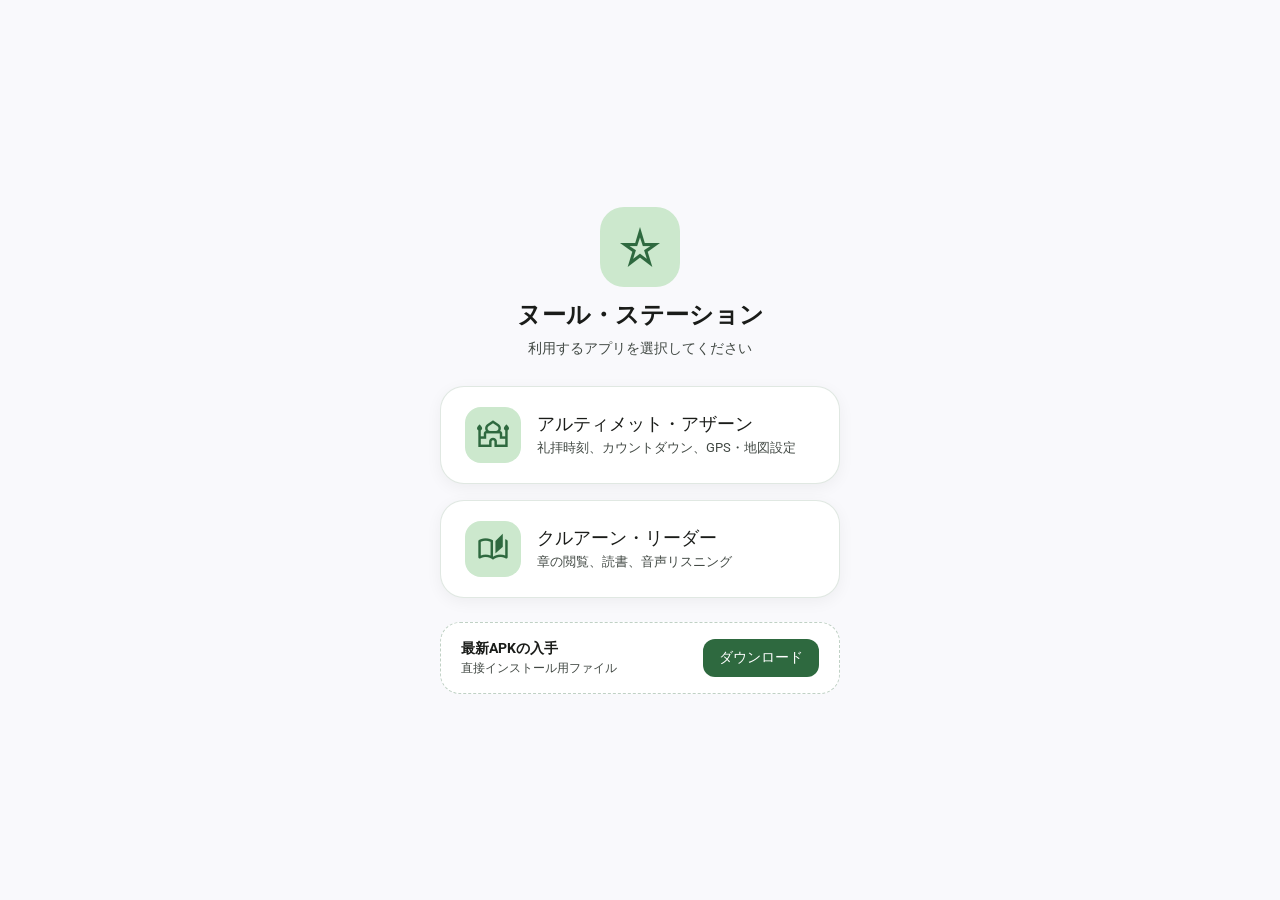
<file: www/index.html>
<!DOCTYPE html>
<html lang="ja">
<head>
    <meta charset="UTF-8">
    <meta name="viewport" content="width=device-width, initial-scale=1.0">
    <title>ヌール・ステーション - イスラム・ポータル</title>
    <link href="https://fonts.googleapis.com/css2?family=Roboto:wght@400;500;700&display=swap" rel="stylesheet">
    <link rel="stylesheet" href="https://fonts.googleapis.com/css2?family=Material+Symbols+Outlined:opsz,wght,FILL,GRAD@24,400,0,0" />
    
    <style>
        :root {
            --android-bg: #f9f9fc !important;
            --android-text-main: #1a1c19 !important;
            --android-text-sub: #424944 !important;
            --primary: #2e693f !important;
            --android-selected-bg: #cce8cd !important;
            --android-selected-text: #0b381e !important;
        }

        body {
            font-family: 'Roboto', sans-serif;
            background-color: var(--android-bg);
            color: var(--android-text-main);
            margin: 0;
            padding: 24px;
            display: flex;
            justify-content: center;
            align-items: center;
            min-height: 100vh;
            box-sizing: border-box;
        }

        .portal-container {
            width: 100%;
            max-width: 400px;
            text-align: center;
        }

        .portal-header {
            margin-bottom: 28px;
        }

        .portal-header span {
            font-size: 48px;
            color: var(--primary);
            background-color: var(--android-selected-bg);
            padding: 16px;
            border-radius: 24px;
            display: inline-block;
            margin-bottom: 12px;
        }

        .portal-header h1 {
            font-size: 1.5rem;
            font-weight: 700;
            margin: 0 0 8px 0;
            color: var(--android-text-main);
        }

        .portal-header p {
            font-size: 0.9rem;
            color: var(--android-text-sub);
            margin: 0;
        }

        .portal-buttons {
            display: flex;
            flex-direction: column;
            gap: 16px;
            margin-bottom: 24px;
        }

        .portal-card-btn {
            background-color: #ffffff;
            padding: 20px 24px;
            border-radius: 24px;
            border: 1px solid rgba(46, 105, 63, 0.15);
            box-shadow: 0 4px 16px rgba(0, 0, 0, 0.05);
            display: flex;
            align-items: center;
            gap: 16px;
            cursor: pointer;
            text-align: left;
            transition: transform 0.2s, background-color 0.2s;
            text-decoration: none;
            box-sizing: border-box;
        }

        .portal-card-btn:hover {
            transform: translateY(-2px);
            background-color: #f0f4f1;
        }

        .portal-card-btn span.material-symbols-outlined {
            font-size: 32px;
            color: var(--primary);
            background-color: var(--android-selected-bg);
            padding: 12px;
            border-radius: 16px;
        }

        .portal-card-info h2 {
            font-size: 1.1rem;
            font-weight: 500;
            margin: 0 0 4px 0;
            color: var(--android-text-main);
        }

        .portal-card-info p {
            font-size: 0.8rem;
            color: var(--android-text-sub);
            margin: 0;
        }

        /* WebからAPKを落とすためのダウンロードセクション */
        .download-section {
            background-color: #ffffff;
            padding: 16px 20px;
            border-radius: 20px;
            border: 1px dashed rgba(46, 105, 63, 0.3);
            display: flex;
            align-items: center;
            justify-content: space-between;
            gap: 12px;
        }

        .download-info {
            text-align: left;
        }

        .download-info h3 {
            font-size: 0.9rem;
            margin: 0 0 2px 0;
            color: var(--android-text-main);
        }

        .download-info p {
            font-size: 0.75rem;
            margin: 0;
            color: var(--android-text-sub);
        }

        .download-btn {
            background-color: var(--primary);
            color: #ffffff;
            padding: 10px 16px;
            border-radius: 12px;
            text-decoration: none;
            font-size: 0.85rem;
            font-weight: 500;
            white-space: nowrap;
            transition: opacity 0.2s;
        }

        .download-btn:hover {
            opacity: 0.9;
        }
    </style>
</head>
<body>
    <!-- 利用規約モーダル -->
<div id="terms-modal" style="display: none; position: fixed; top: 0; left: 0; width: 100%; height: 100%; background: rgba(0,0,0,0.6); z-index: 1000; align-items: center; justify-content: center; padding: 20px; box-sizing: border-box;">
    <div style="background: white; padding: 24px; border-radius: 28px; max-width: 400px; width: 100%; box-shadow: 0 10px 30px rgba(0,0,0,0.2);">
        <h2 style="margin-top: 0; color: var(--primary);">ご利用規約</h2>
        <div style="font-size: 0.9rem; color: var(--android-text-sub); margin-bottom: 20px; max-height: 300px; overflow-y: auto; line-height: 1.6;">
            <p><strong>【免責事項】</strong><br>本アプリの礼拝時刻やクルアーンのテキスト等は正確を期していますが、最終確認はご自身で行ってください。本アプリ利用によるトラブル等の責任は負いかねます。</p>
            <p><strong>【禁止事項】</strong><br>本アプリのソースコードの抽出・改変、および勝手な再配布・公開は固く禁止します。改良版を作成したい場合や公開の要望がある場合は、必ず開発者へ連絡してください。</p>
            <div style="background: #f0f4f1; padding: 12px; border-radius: 12px; margin: 10px 0; text-align: center;">
                <p style="margin: 0; font-weight: bold; color: var(--primary);">開発者への連絡先</p>
                <p style="margin: 5px 0 0 0;">メール:kapukapukawai@gmail.com</p>
               
             </div>
            <p><strong>【方針】</strong><br>皆さまのアイデアを取り入れ、このポータル内で最高のクオリティに仕上げることをお約束します。</p>
        </div>
        <button id="agree-btn" style="width: 100%; background: var(--primary); color: white; border: none; padding: 14px; border-radius: 16px; font-size: 1rem; font-weight: 500; cursor: pointer;">
            同意して入室する
        </button>
    </div>
</div>

    <div class="portal-container">
        <div class="portal-header">
            <span class="material-symbols-outlined">star_rate</span>
            <h1>ヌール・ステーション</h1>
            <p>利用するアプリを選択してください</p>
        </div>

        <div class="portal-buttons">
            <!-- アザーンアプリへジャンプ -->
            <a href="Azan/index.html" class="portal-card-btn">
                <span class="material-symbols-outlined">mosque</span>
                <div class="portal-card-info">
                    <h2>アルティメット・アザーン</h2>
                    <p>礼拝時刻、カウントダウン、GPS・地図設定</p>
                </div>
            </a>

            <!-- クルアーンアプリへジャンプ -->
            <a href="NQA/index.html" class="portal-card-btn">
                <span class="material-symbols-outlined">auto_stories</span>
                <div class="portal-card-info">
                    <h2>クルアーン・リーダー</h2>
                    <p>章の閲覧、読書、音声リスニング</p>
                </div>
            </a>
        </div>

        <!-- Web経由APKダウンロードエリア -->
        <div class="download-section">
            <div class="download-info">
                <h3>最新APKの入手</h3>
                <p>直接インストール用ファイル</p>
            </div>
            <!-- hrefの部分をご自身のAPKファイルのURL（またはダウンロードページ）に書き換えてください -->
            <a href="https://nxqa-40cde.web.app/App.zip" class="download-btn" download>
                ダウンロード
            </a>
        </div>
    </div>

    <script>
        
        // ページ読み込み時に規約チェック
window.addEventListener('DOMContentLoaded', () => {
    checkAppUpdate();

    // 初回同意チェック
    if (!localStorage.getItem('termsAccepted')) {
        document.getElementById('terms-modal').style.display = 'flex';
    }

    // 同意ボタンの処理
    document.getElementById('agree-btn').addEventListener('click', () => {
        localStorage.setItem('termsAccepted', 'true');
        document.getElementById('terms-modal').style.display = 'none';
    });
});
    </script>
</body>
</html>
</file>
